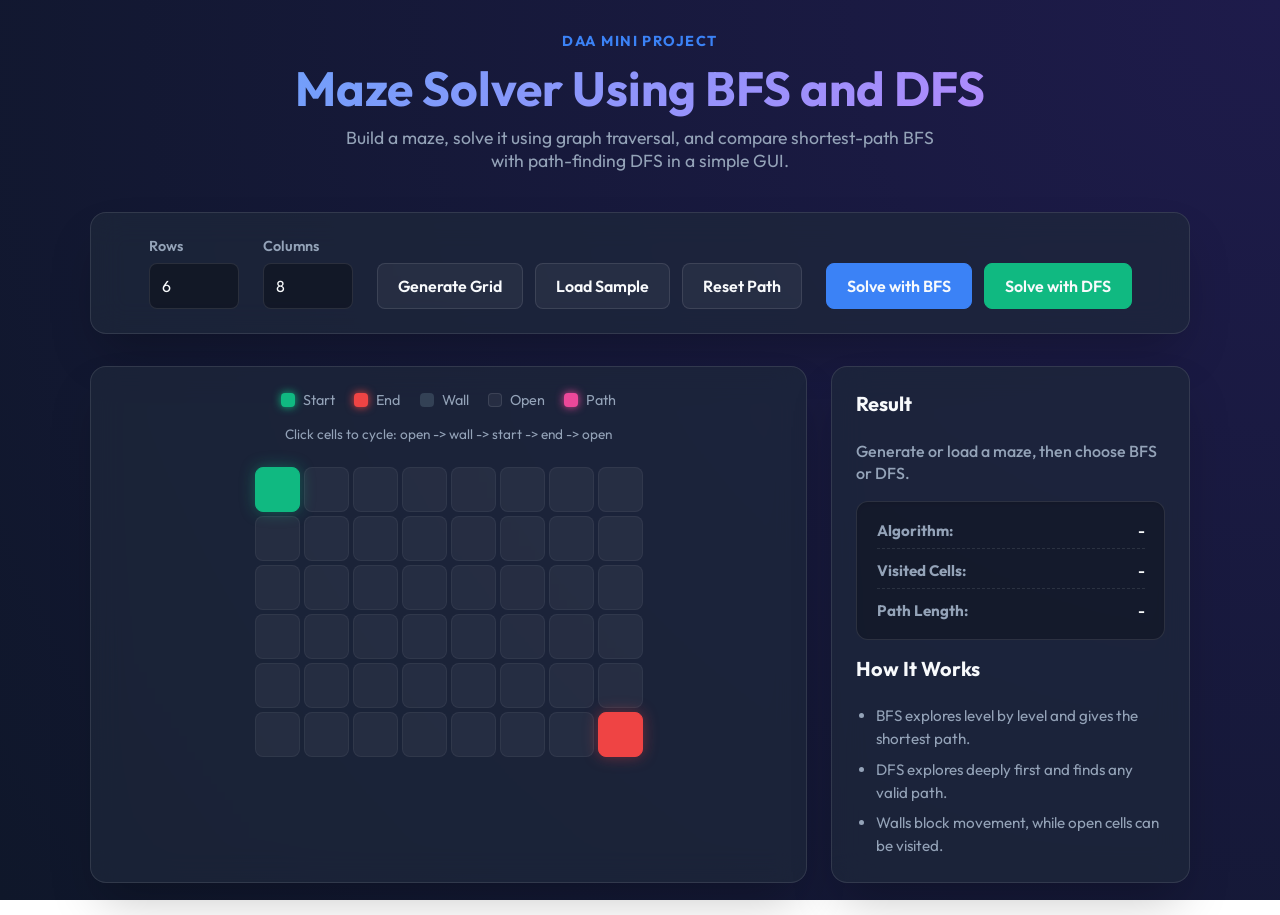
<file: prog/DAA Projec/Maze-Solver/frontend/index.html>
<!DOCTYPE html>
<html lang="en">

<head>
    <meta charset="UTF-8">
    <meta name="viewport" content="width=device-width, initial-scale=1.0">
    <title>Maze Solver Visualizer</title>
    <link rel="stylesheet" href="style.css">
</head>

<body>
    <main class="app">
        <section class="hero">
            <p class="eyebrow">DAA Mini Project</p>
            <h1>Maze Solver Using BFS and DFS</h1>
            <p class="subtitle">
                Build a maze, solve it using graph traversal, and compare shortest-path BFS
                with path-finding DFS in a simple GUI.
            </p>
        </section>

        <section class="panel controls">
            <div class="control-group">
                <label for="rows">Rows</label>
                <input id="rows" type="number" min="3" max="12" value="6">
            </div>
            <div class="control-group">
                <label for="cols">Columns</label>
                <input id="cols" type="number" min="3" max="12" value="8">
            </div>
            <div class="button-row">
                <button id="generateBtn">Generate Grid</button>
                <button id="sampleBtn">Load Sample</button>
                <button id="resetBtn">Reset Path</button>
            </div>
            <div class="button-row">
                <button id="bfsBtn" class="accent">Solve with BFS</button>
                <button id="dfsBtn" class="accent-alt">Solve with DFS</button>
            </div>
        </section>

        <section class="layout">
            <section class="panel board-panel">
                <div class="legend">
                    <span><i class="tile start"></i>Start</span>
                    <span><i class="tile end"></i>End</span>
                    <span><i class="tile wall"></i>Wall</span>
                    <span><i class="tile open"></i>Open</span>
                    <span><i class="tile path"></i>Path</span>
                </div>
                <p class="hint">
                    Click cells to cycle: open -> wall -> start -> end -> open
                </p>
                <div id="mazeGrid" class="maze-grid" aria-label="Maze grid"></div>
            </section>

            <section class="panel info-panel">
                <h2>Result</h2>
                <p id="status">Generate or load a maze, then choose BFS or DFS.</p>
                <div class="result-box">
                    <p><strong>Algorithm:</strong> <span id="algorithmValue">-</span></p>
                    <p><strong>Visited Cells:</strong> <span id="visitedValue">-</span></p>
                    <p><strong>Path Length:</strong> <span id="pathValue">-</span></p>
                </div>

                <h2>How It Works</h2>
                <ul>
                    <li>BFS explores level by level and gives the shortest path.</li>
                    <li>DFS explores deeply first and finds any valid path.</li>
                    <li>Walls block movement, while open cells can be visited.</li>
                </ul>
            </section>
        </section>
    </main>


    <script src="script.js"></script>
</body>

</html>
</file>
<file: prog/DAA Projec/Maze-Solver/frontend/style.css>
@import url('https://fonts.googleapis.com/css2?family=Outfit:wght@300;400;600;700&display=swap');

:root {
    --bg: #0f172a;
    --panel-bg: rgba(30, 41, 59, 0.7);
    --text: #f8fafc;
    --text-muted: #94a3b8;
    --accent: #3b82f6;
    --accent-hover: #2563eb;
    --accent-alt: #10b981;
    --accent-alt-hover: #059669;
    --border: rgba(255, 255, 255, 0.1);
    --radius: 16px;

    --cell-open: rgba(255, 255, 255, 0.05);
    --cell-wall: #334155;
    --cell-start: #10b981;
    --cell-end: #ef4444;
    /* Red */
    --cell-path: #ec4899;
    /* Pink */
    --cell-visited: rgba(139, 92, 246, 0.3);
    /* Purple */
}

* {
    box-sizing: border-box;
    margin: 0;
    padding: 0;
}

body {
    font-family: 'Outfit', sans-serif;
    background: radial-gradient(circle at top right, #1e1b4b, var(--bg));
    background-attachment: fixed;
    color: var(--text);
    min-height: 100vh;
    display: flex;
    justify-content: center;
    align-items: center;
    padding: 2rem;
}

.app {
    max-width: 1100px;
    width: 100%;
    display: flex;
    flex-direction: column;
    gap: 2rem;
}

.hero {
    text-align: center;
    margin-bottom: 0.5rem;
}

.eyebrow {
    color: var(--accent);
    text-transform: uppercase;
    font-weight: 700;
    letter-spacing: 0.1em;
    font-size: 0.9rem;
    margin-bottom: 0.5rem;
}

h1 {
    font-size: 3rem;
    font-weight: 700;
    margin-bottom: 0.5rem;
    background: linear-gradient(135deg, #60a5fa, #c084fc);
    -webkit-background-clip: text;
    -webkit-text-fill-color: transparent;
}

.subtitle {
    color: var(--text-muted);
    font-size: 1.1rem;
    max-width: 600px;
    margin: 0 auto;
}

.panel {
    background: var(--panel-bg);
    backdrop-filter: blur(16px);
    border: 1px solid var(--border);
    border-radius: var(--radius);
    padding: 1.5rem;
    box-shadow: 0 25px 50px -12px rgba(0, 0, 0, 0.25);
}

.controls {
    display: flex;
    flex-wrap: wrap;
    gap: 1.5rem;
    align-items: flex-end;
    justify-content: center;
}

.control-group {
    display: flex;
    flex-direction: column;
    gap: 0.5rem;
}

.control-group label {
    font-size: 0.9rem;
    color: var(--text-muted);
    font-weight: 600;
}

input[type="number"] {
    background: rgba(0, 0, 0, 0.3);
    border: 1px solid var(--border);
    color: var(--text);
    padding: 0.75rem;
    border-radius: 8px;
    font-family: inherit;
    font-size: 1rem;
    width: 90px;
    outline: none;
    transition: border-color 0.2s, box-shadow 0.2s;
}

input[type="number"]:focus {
    border-color: var(--accent);
    box-shadow: 0 0 0 3px rgba(59, 130, 246, 0.2);
}

.button-row {
    display: flex;
    gap: 0.75rem;
    flex-wrap: wrap;
}

button {
    background: rgba(255, 255, 255, 0.05);
    border: 1px solid var(--border);
    color: var(--text);
    padding: 0.75rem 1.25rem;
    border-radius: 8px;
    font-family: inherit;
    font-size: 1rem;
    font-weight: 600;
    cursor: pointer;
    transition: all 0.2s cubic-bezier(0.4, 0, 0.2, 1);
}

button:hover {
    background: rgba(255, 255, 255, 0.1);
    transform: translateY(-2px);
}

button:active {
    transform: translateY(0);
}

button.accent {
    background: var(--accent);
    border-color: var(--accent);
}

button.accent:hover {
    background: var(--accent-hover);
    border-color: var(--accent-hover);
    box-shadow: 0 4px 14px rgba(59, 130, 246, 0.4);
}

button.accent-alt {
    background: var(--accent-alt);
    border-color: var(--accent-alt);
}

button.accent-alt:hover {
    background: var(--accent-alt-hover);
    border-color: var(--accent-alt-hover);
    box-shadow: 0 4px 14px rgba(16, 185, 129, 0.4);
}

.layout {
    display: grid;
    grid-template-columns: 2fr 1fr;
    gap: 1.5rem;
}

@media (max-width: 900px) {
    .layout {
        grid-template-columns: 1fr;
    }
}

.board-panel {
    display: flex;
    flex-direction: column;
    align-items: center;
}

.legend {
    display: flex;
    flex-wrap: wrap;
    gap: 1.2rem;
    justify-content: center;
    margin-bottom: 1rem;
}

.legend span {
    display: flex;
    align-items: center;
    gap: 0.5rem;
    font-size: 0.9rem;
    color: var(--text-muted);
}

.tile {
    width: 14px;
    height: 14px;
    border-radius: 4px;
}

.tile.start {
    background: var(--cell-start);
    box-shadow: 0 0 8px var(--cell-start);
}

.tile.end {
    background: var(--cell-end);
    box-shadow: 0 0 8px var(--cell-end);
}

.tile.wall {
    background: var(--cell-wall);
}

.tile.open {
    background: var(--cell-open);
    border: 1px solid var(--border);
}

.tile.path {
    background: var(--cell-path);
    box-shadow: 0 0 8px var(--cell-path);
}

.hint {
    text-align: center;
    font-size: 0.85rem;
    color: var(--text-muted);
    margin-bottom: 1.5rem;
}

.maze-grid {
    display: grid;
    gap: 4px;
    justify-content: center;
    margin: 0 auto;
}

.cell {
    width: 45px;
    height: 45px;
    border-radius: 8px;
    background: var(--cell-open);
    border: 1px solid rgba(255, 255, 255, 0.05);
    cursor: pointer;
    transition: all 0.3s cubic-bezier(0.4, 0, 0.2, 1);
    display: flex;
    justify-content: center;
    align-items: center;
}

@media (max-width: 600px) {
    .cell {
        width: 32px;
        height: 32px;
        border-radius: 6px;
    }
}

.cell:hover {
    transform: scale(1.1);
    z-index: 10;
    border-color: rgba(255, 255, 255, 0.3);
    box-shadow: 0 0 10px rgba(255, 255, 255, 0.1);
}

.cell.wall {
    background: var(--cell-wall);
    border-color: #1e293b;
    transform: scale(0.95);
}

.cell.wall:hover {
    transform: scale(1);
}

.cell.start {
    background: var(--cell-start);
    border-color: var(--cell-start);
    box-shadow: 0 0 15px rgba(16, 185, 129, 0.4);
    animation: pulse-start 2s infinite;
}

.cell.end {
    background: var(--cell-end);
    border-color: var(--cell-end);
    box-shadow: 0 0 15px rgba(239, 68, 68, 0.4);
    animation: pulse-end 2s infinite;
}

.cell.visited {
    background: var(--cell-visited);
    border-color: rgba(139, 92, 246, 0.4);
    animation: popIn 0.4s cubic-bezier(0.175, 0.885, 0.32, 1.275) forwards;
}

.cell.path {
    background: var(--cell-path);
    border-color: var(--cell-path);
    box-shadow: 0 0 15px rgba(236, 72, 153, 0.5);
    animation: pathPop 0.5s cubic-bezier(0.175, 0.885, 0.32, 1.275) forwards;
    z-index: 5;
}

@keyframes popIn {
    0% {
        transform: scale(0.3);
        opacity: 0;
    }

    50% {
        transform: scale(1.1);
        opacity: 1;
    }

    100% {
        transform: scale(1);
        opacity: 1;
    }
}

@keyframes pathPop {
    0% {
        transform: scale(0.5);
        background: var(--accent);
    }

    50% {
        transform: scale(1.15);
        background: var(--cell-path);
    }

    100% {
        transform: scale(1);
        background: var(--cell-path);
    }
}

@keyframes pulse-start {
    0% {
        box-shadow: 0 0 0 0 rgba(16, 185, 129, 0.5);
    }

    70% {
        box-shadow: 0 0 0 8px rgba(16, 185, 129, 0);
    }

    100% {
        box-shadow: 0 0 0 0 rgba(16, 185, 129, 0);
    }
}

@keyframes pulse-end {
    0% {
        box-shadow: 0 0 0 0 rgba(239, 68, 68, 0.5);
    }

    70% {
        box-shadow: 0 0 0 8px rgba(239, 68, 68, 0);
    }

    100% {
        box-shadow: 0 0 0 0 rgba(239, 68, 68, 0);
    }
}

.info-panel {
    display: flex;
    flex-direction: column;
    gap: 1rem;
}

.info-panel h2 {
    font-size: 1.25rem;
    color: var(--text);
    margin-bottom: 0.5rem;
}

#status {
    color: var(--text-muted);
    font-weight: 500;
    line-height: 1.4;
}

.result-box {
    background: rgba(0, 0, 0, 0.25);
    border-radius: 12px;
    padding: 1.2rem;
    display: flex;
    flex-direction: column;
    gap: 0.75rem;
    border: 1px solid var(--border);
    box-shadow: inset 0 2px 4px rgba(0, 0, 0, 0.1);
}

.result-box p {
    display: flex;
    justify-content: space-between;
    border-bottom: 1px dashed rgba(255, 255, 255, 0.1);
    padding-bottom: 0.5rem;
    color: var(--text-muted);
    font-size: 0.95rem;
}

.result-box p:last-child {
    border-bottom: none;
    padding-bottom: 0;
}

.result-box span {
    color: var(--text);
    font-weight: 600;
    font-family: inherit;
}

ul {
    padding-left: 1.25rem;
    color: var(--text-muted);
    display: flex;
    flex-direction: column;
    gap: 0.5rem;
    font-size: 0.95rem;
    line-height: 1.5;
}
</file>
